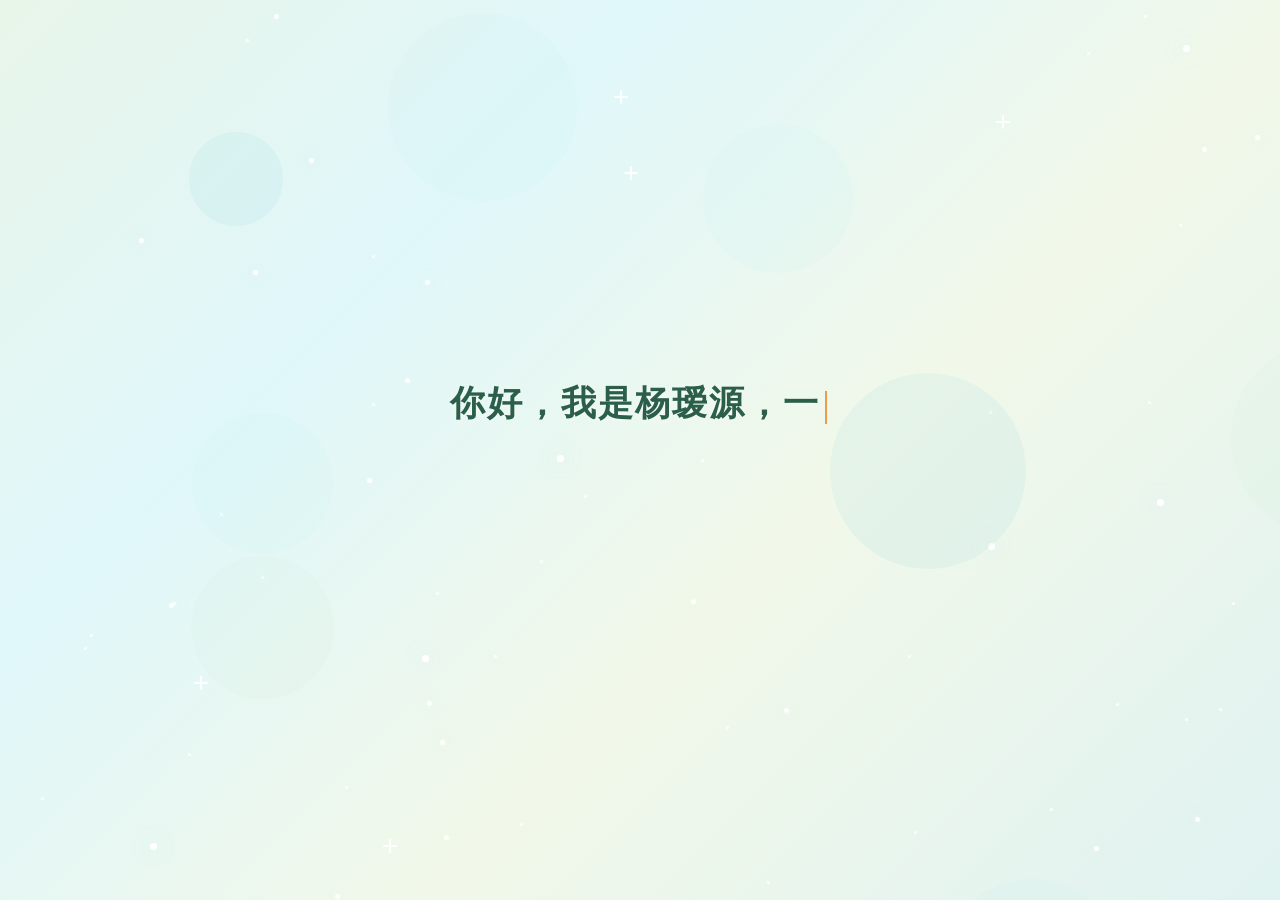
<file: index.html>
<!DOCTYPE html>
<html lang="zh-CN">
<head>
  <meta charset="UTF-8">
  <meta name="viewport" content="width=device-width, initial-scale=1.0">
  <title>YAY - Explorer of the World</title>
  <link rel="stylesheet" href="css/landing.css">
</head>
<body>
  <div class="stars-container" id="stars"></div>
  <div class="landing-container">
    <div class="typewriter-area">
      <p id="typewriter-text" class="typewriter-text"></p>
      <span id="cursor" class="cursor">|</span>
    </div>
    <a href="main.html" id="enter-btn" class="enter-btn">
      <span>探索更多</span>
      <svg width="20" height="20" viewBox="0 0 24 24" fill="none" stroke="currentColor" stroke-width="2" stroke-linecap="round" stroke-linejoin="round"><path d="M5 12h14M12 5l7 7-7 7"/></svg>
    </a>
  </div>
  <script src="js/typewriter.js"></script>
</body>
</html>
</file>
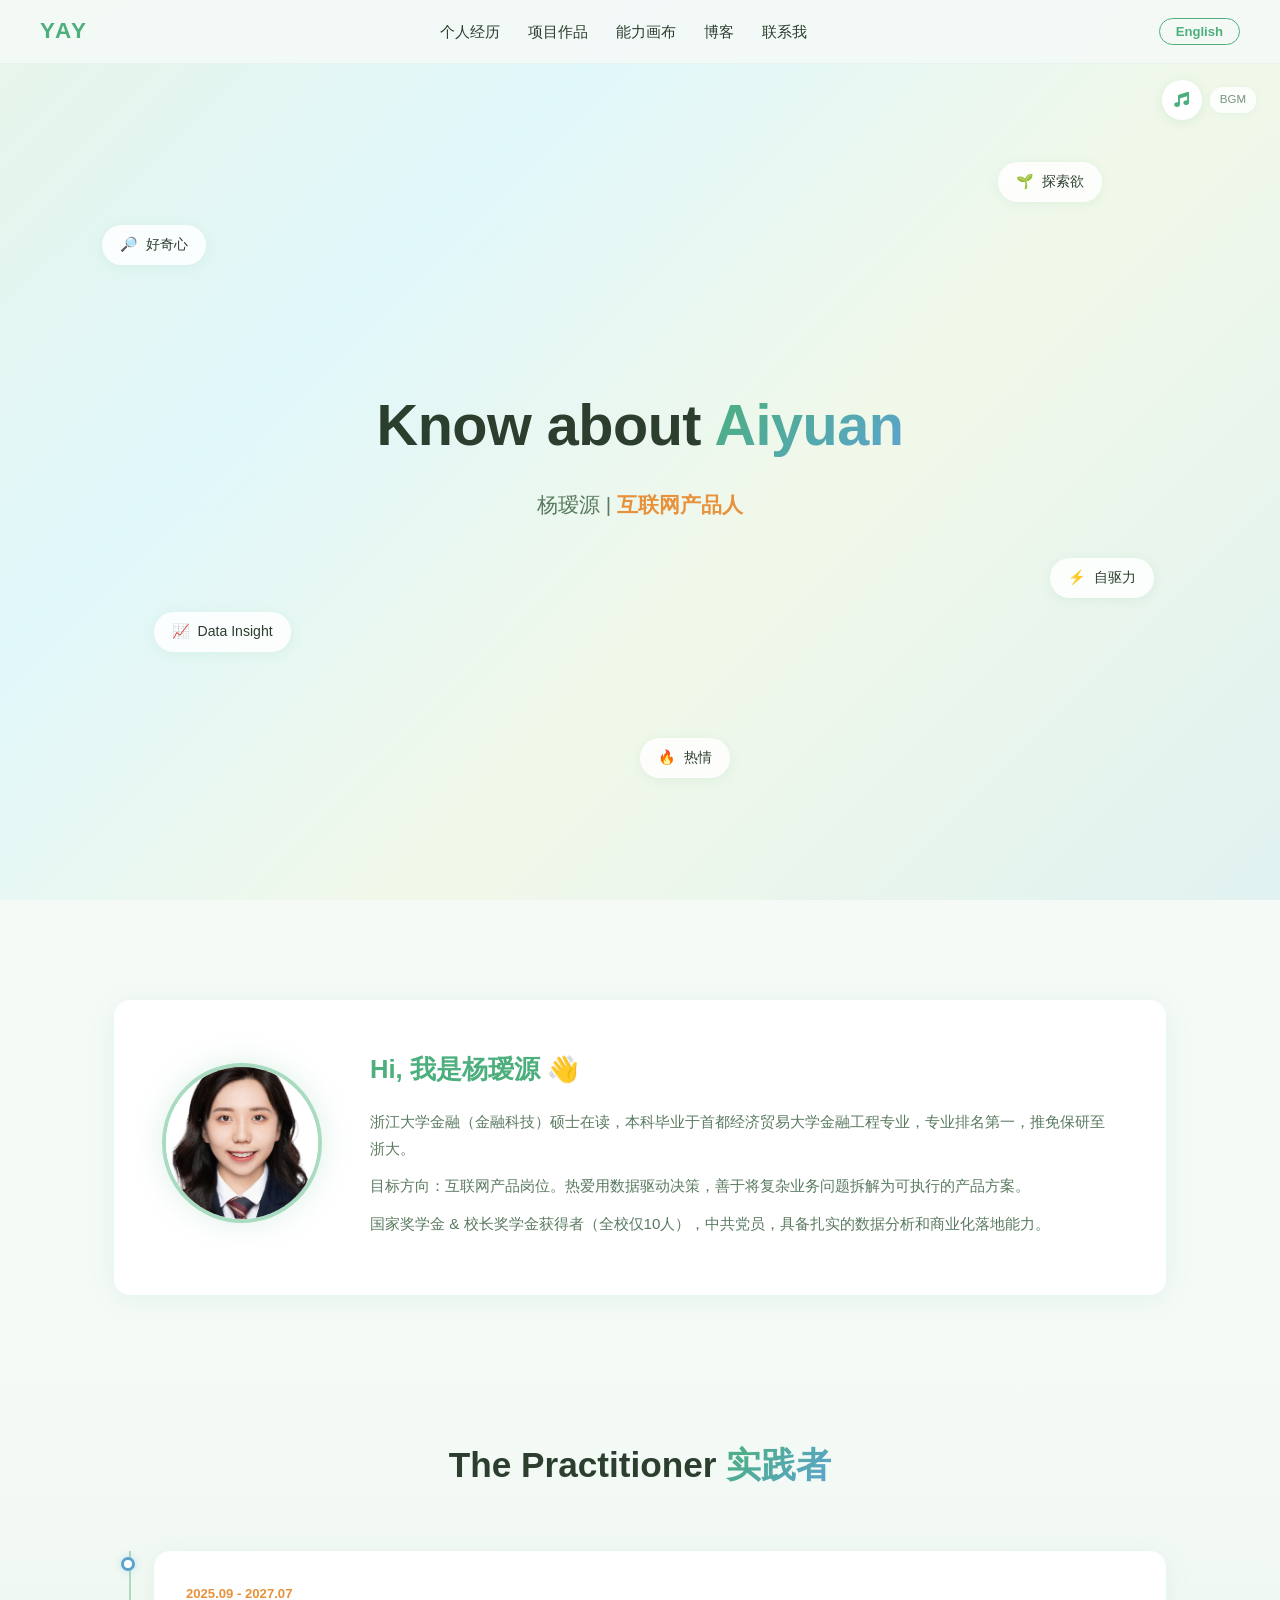
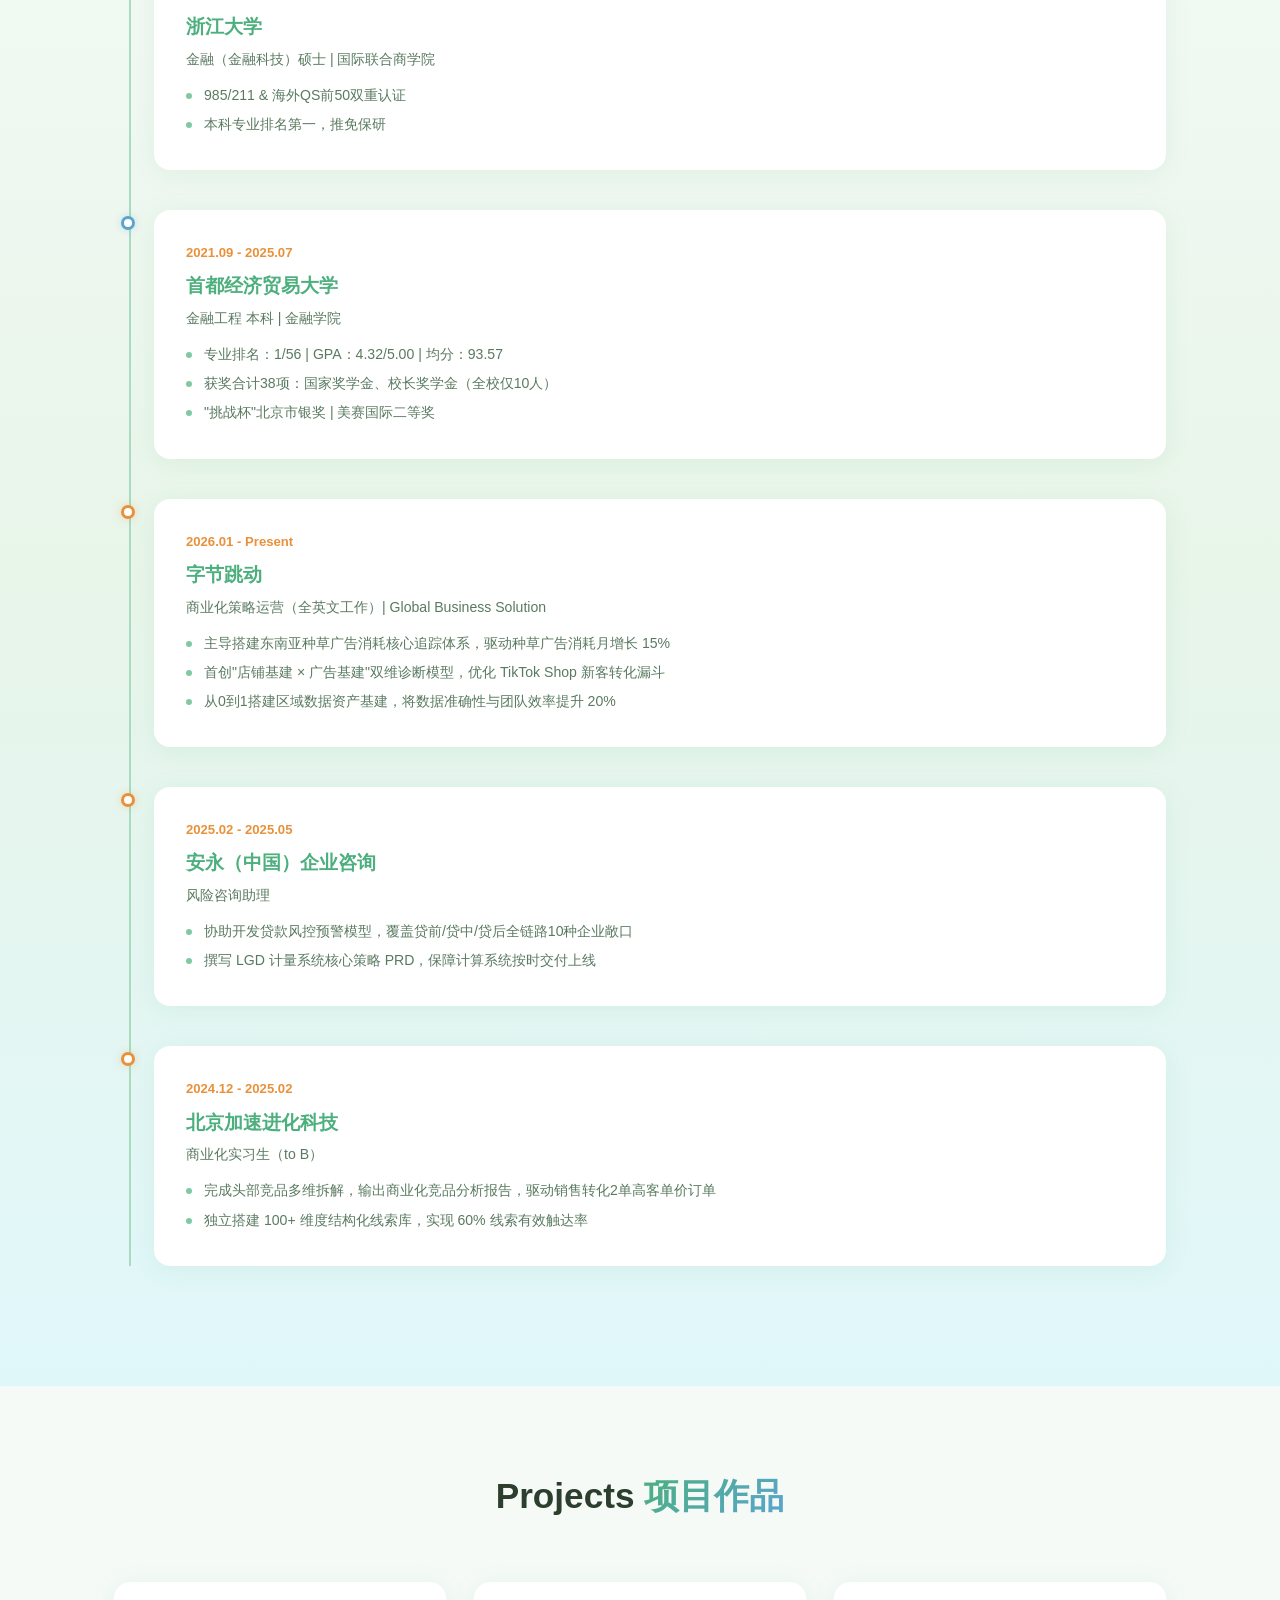
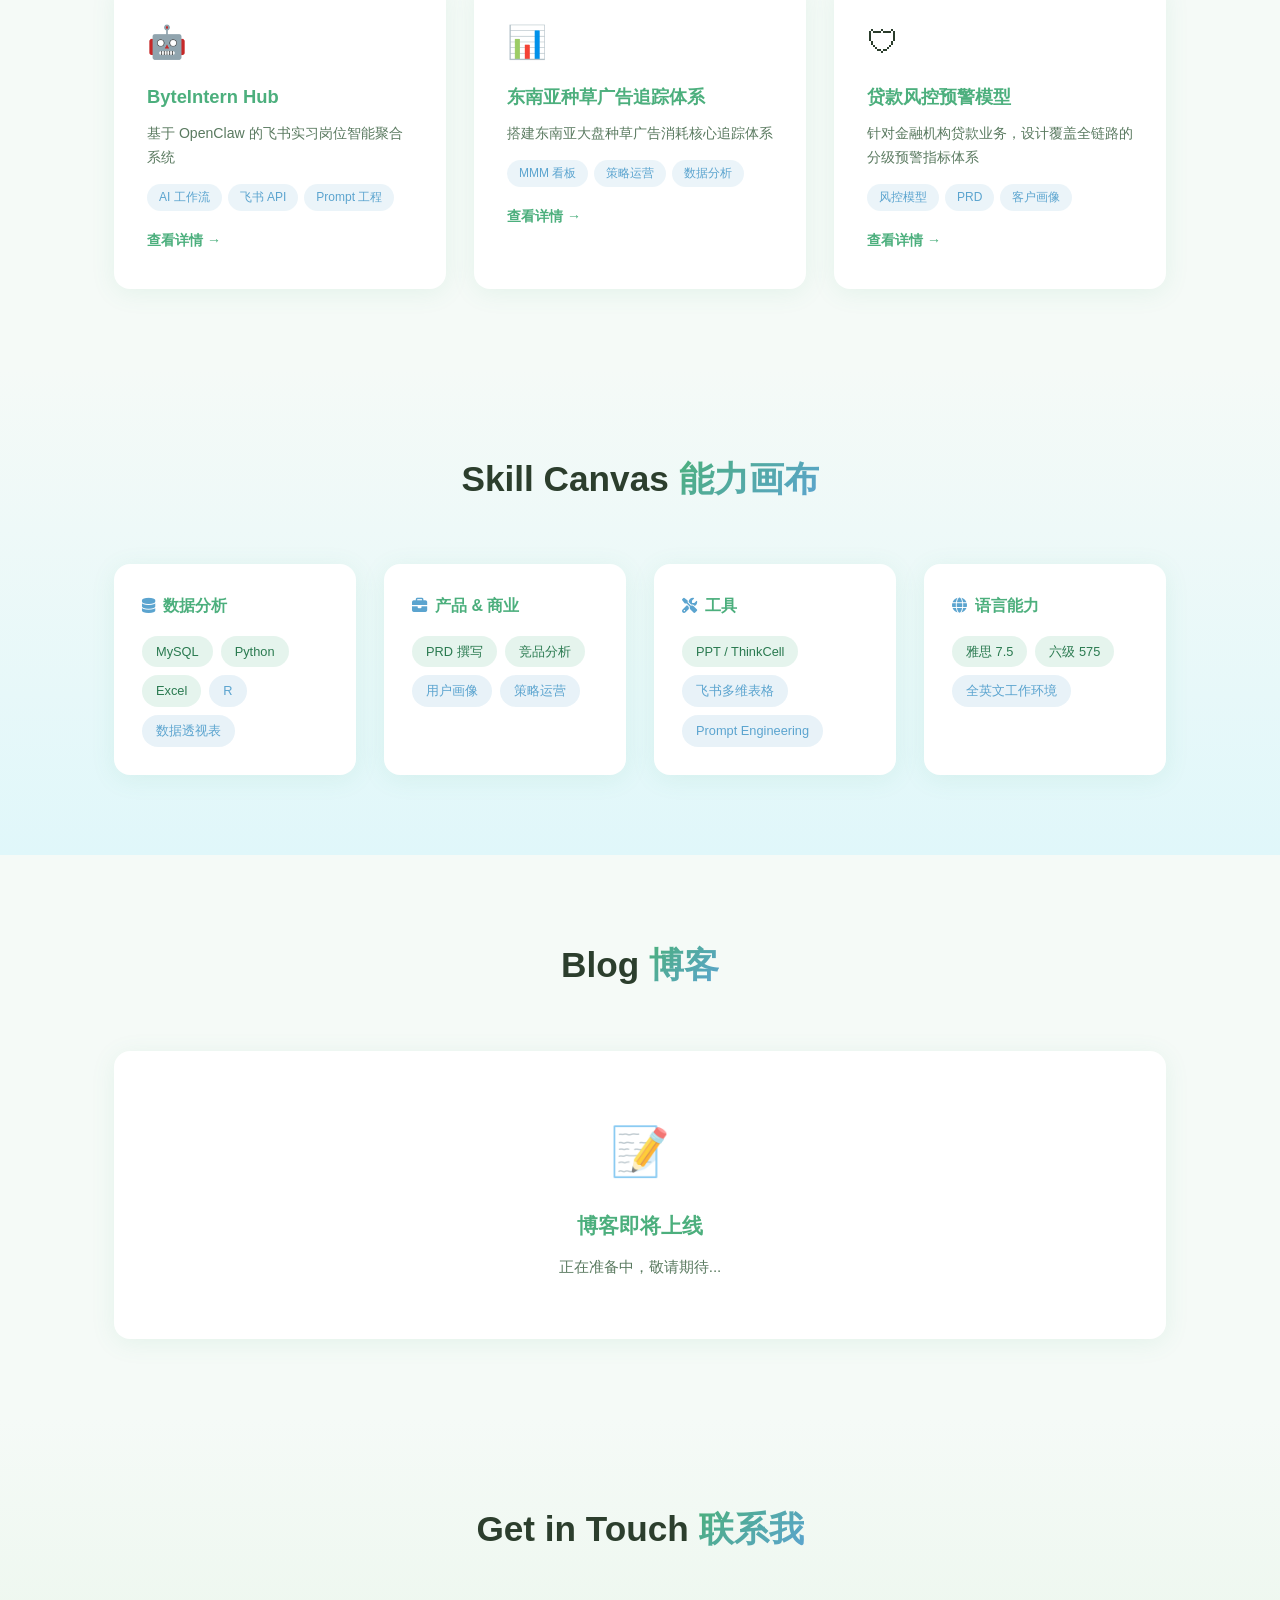
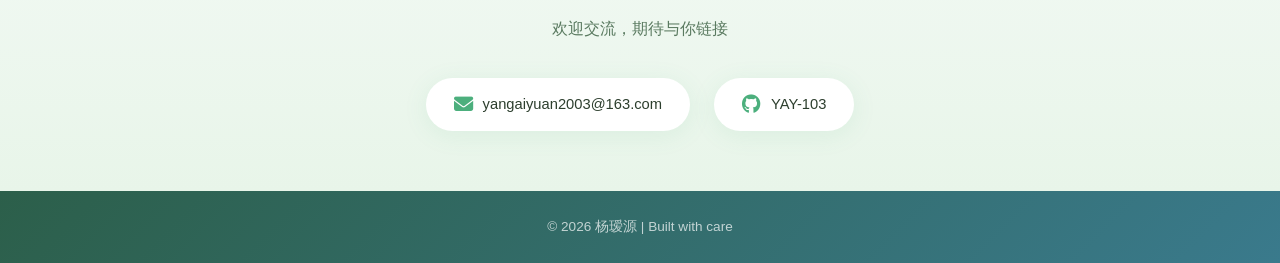
<file: main.html>
<!DOCTYPE html>
<html lang="zh-CN">
<head>
  <meta charset="UTF-8">
  <meta name="viewport" content="width=device-width, initial-scale=1.0">
  <title>杨瑷源 | Personal Portfolio</title>
  <link href="https://fonts.googleapis.cnpmjs.org/css2?family=Noto+Serif+SC:wght@400;600&family=Poppins:wght@300;400;600;700&display=swap" rel="stylesheet">
  <link rel="stylesheet" href="https://cdnjs.cloudflare.com/ajax/libs/font-awesome/6.5.0/css/all.min.css">
  <link rel="stylesheet" href="css/style.css">
</head>
<body>
  <!-- Stars background for hero -->
  <div class="stars-bg" id="stars-bg"></div>

  <!-- ===== Music Player ===== -->
  <div class="music-player" id="music-player">
    <button class="music-btn" id="music-btn" aria-label="Toggle music">
      <i class="fas fa-music"></i>
    </button>
    <span class="music-title" id="music-title">BGM</span>
  </div>
  <audio id="bgm" loop preload="none">
    <source src="music/bgm.mp3" type="audio/mpeg">
  </audio>

  <!-- ===== Navigation ===== -->
  <nav class="navbar" id="navbar">
    <div class="nav-logo">YAY</div>
    <button class="nav-toggle" id="nav-toggle" aria-label="Toggle menu">
      <span></span><span></span><span></span>
    </button>
    <ul class="nav-links" id="nav-links">
      <li><a href="#experience" class="nav-link" data-zh="个人经历" data-en="Experience">个人经历</a></li>
      <li><a href="#projects" class="nav-link" data-zh="项目作品" data-en="Projects">项目作品</a></li>
      <li><a href="#skills" class="nav-link" data-zh="能力画布" data-en="Skills">能力画布</a></li>
      <li><a href="#blog" class="nav-link" data-zh="博客" data-en="Blog">博客</a></li>
      <li><a href="#contact" class="nav-link" data-zh="联系我" data-en="Contact">联系我</a></li>
    </ul>
    <button class="lang-btn" id="lang-btn">English</button>
  </nav>

  <!-- ===== Hero Section ===== -->
  <section class="hero" id="hero">
    <div class="hero-bg-elements">
      <div class="hero-float-tag" style="--x:8%;--y:25%;--dur:7s;--del:0s">
        <span class="tag-icon">&#128270;</span> <span data-zh="好奇心" data-en="Curiosity">好奇心</span>
      </div>
      <div class="hero-float-tag" style="--x:78%;--y:18%;--dur:9s;--del:1s">
        <span class="tag-icon">&#127793;</span> <span data-zh="探索欲" data-en="Explorer">探索欲</span>
      </div>
      <div class="hero-float-tag" style="--x:12%;--y:68%;--dur:8s;--del:2s">
        <span class="tag-icon">&#128200;</span> Data Insight
      </div>
      <div class="hero-float-tag" style="--x:82%;--y:62%;--dur:10s;--del:0.5s">
        <span class="tag-icon">&#9889;</span> <span data-zh="自驱力" data-en="Self-driven">自驱力</span>
      </div>
      <div class="hero-float-tag" style="--x:50%;--y:82%;--dur:8.5s;--del:1.5s">
        <span class="tag-icon">&#128293;</span> <span data-zh="热情" data-en="Passion">热情</span>
      </div>
    </div>
    <div class="hero-content fade-in-up">
      <h1 class="hero-title">Know about <span class="gradient-text">Aiyuan</span></h1>
      <p class="hero-subtitle"><span data-zh="杨瑷源" data-en="Aiyuan Yang">杨瑷源</span> | <span class="highlight" data-zh="互联网产品人" data-en="Internet Product Manager">互联网产品人</span></p>
    </div>
  </section>

  <!-- ===== About Section ===== -->
  <section class="about" id="about">
    <div class="container">
      <div class="about-card reveal">
        <div class="about-avatar">
          <img src="images/avastar.jpg" alt="杨瑷源" />
        </div>
        <div class="about-info">
          <h2 data-zh="Hi, 我是杨瑷源 &#128075;" data-en="Hi, I'm Aiyuan Yang &#128075;">Hi, 我是杨瑷源 &#128075;</h2>
          <p data-zh="浙江大学金融（金融科技）硕士在读，本科毕业于首都经济贸易大学金融工程专业，专业排名第一，推免保研至浙大。" data-en="Master's student in Finance (FinTech) at Zhejiang University. Graduated top of class from Capital University of Economics and Business, admitted to ZJU via recommendation.">浙江大学金融（金融科技）硕士在读，本科毕业于首都经济贸易大学金融工程专业，专业排名第一，推免保研至浙大。</p>
          <p data-zh="目标方向：互联网产品岗位。热爱用数据驱动决策，善于将复杂业务问题拆解为可执行的产品方案。" data-en="Career goal: Internet Product roles. Passionate about data-driven decisions and breaking down complex problems into actionable solutions.">目标方向：互联网产品岗位。热爱用数据驱动决策，善于将复杂业务问题拆解为可执行的产品方案。</p>
          <p data-zh="国家奖学金 &amp; 校长奖学金获得者（全校仅10人），中共党员，具备扎实的数据分析和商业化落地能力。" data-en="National Scholarship & President's Scholarship recipient (top 10 university-wide). Strong data analysis and commercialization capabilities.">国家奖学金 &amp; 校长奖学金获得者（全校仅10人），中共党员，具备扎实的数据分析和商业化落地能力。</p>
        </div>
      </div>
    </div>
  </section>

  <!-- ===== Experience Section ===== -->
  <section class="experience" id="experience">
    <div class="container">
      <h2 class="section-title reveal">The Practitioner <span class="gradient-text" data-zh="实践者" data-en="Practitioner">实践者</span></h2>
      <div class="timeline">
        <div class="timeline-item reveal-left">
          <div class="timeline-dot education"></div>
          <div class="timeline-content">
            <span class="timeline-date">2025.09 - 2027.07</span>
            <h3 data-zh="浙江大学" data-en="Zhejiang University">浙江大学</h3>
            <p class="timeline-role" data-zh="金融（金融科技）硕士 | 国际联合商学院" data-en="M.Fin (FinTech) | International Joint Business School">金融（金融科技）硕士 | 国际联合商学院</p>
            <ul>
              <li data-zh="985/211 & 海外QS前50双重认证" data-en="985/211 & QS Top 50 dual certified">985/211 & 海外QS前50双重认证</li>
              <li data-zh="本科专业排名第一，推免保研" data-en="Ranked 1st in major, recommended admission">本科专业排名第一，推免保研</li>
            </ul>
          </div>
        </div>
        <div class="timeline-item reveal-right">
          <div class="timeline-dot education"></div>
          <div class="timeline-content">
            <span class="timeline-date">2021.09 - 2025.07</span>
            <h3 data-zh="首都经济贸易大学" data-en="Capital University of Economics and Business">首都经济贸易大学</h3>
            <p class="timeline-role" data-zh="金融工程 本科 | 金融学院" data-en="B.S. Financial Engineering | School of Finance">金融工程 本科 | 金融学院</p>
            <ul>
              <li data-zh="专业排名：1/56 | GPA：4.32/5.00 | 均分：93.57" data-en="Rank: 1/56 | GPA: 4.32/5.00 | Avg: 93.57">专业排名：1/56 | GPA：4.32/5.00 | 均分：93.57</li>
              <li data-zh="获奖合计38项：国家奖学金、校长奖学金（全校仅10人）" data-en="38 awards: National Scholarship, President's Scholarship (top 10)">获奖合计38项：国家奖学金、校长奖学金（全校仅10人）</li>
              <li data-zh="&quot;挑战杯&quot;北京市银奖 | 美赛国际二等奖" data-en="Challenge Cup Beijing Silver | MCM Honorable Mention">"挑战杯"北京市银奖 | 美赛国际二等奖</li>
            </ul>
          </div>
        </div>
        <div class="timeline-item reveal-left">
          <div class="timeline-dot work"></div>
          <div class="timeline-content">
            <span class="timeline-date">2026.01 - Present</span>
            <h3 data-zh="字节跳动" data-en="ByteDance">字节跳动</h3>
            <p class="timeline-role" data-zh="商业化策略运营（全英文工作）| Global Business Solution" data-en="Commercialization Strategy Ops (Full English) | Global Business Solution">商业化策略运营（全英文工作）| Global Business Solution</p>
            <ul>
              <li data-zh="主导搭建东南亚种草广告消耗核心追踪体系，驱动种草广告消耗月增长 15%" data-en="Led SEA seeding ad tracking system, driving 15% monthly growth">主导搭建东南亚种草广告消耗核心追踪体系，驱动种草广告消耗月增长 15%</li>
              <li data-zh="首创&quot;店铺基建 &times; 广告基建&quot;双维诊断模型，优化 TikTok Shop 新客转化漏斗" data-en="Created dual-dimension diagnostic model, optimizing TikTok Shop conversion">首创"店铺基建 &times; 广告基建"双维诊断模型，优化 TikTok Shop 新客转化漏斗</li>
              <li data-zh="从0到1搭建区域数据资产基建，将数据准确性与团队效率提升 20%" data-en="Built regional data infrastructure from scratch, +20% efficiency">从0到1搭建区域数据资产基建，将数据准确性与团队效率提升 20%</li>
            </ul>
          </div>
        </div>
        <div class="timeline-item reveal-right">
          <div class="timeline-dot work"></div>
          <div class="timeline-content">
            <span class="timeline-date">2025.02 - 2025.05</span>
            <h3 data-zh="安永（中国）企业咨询" data-en="EY China Advisory">安永（中国）企业咨询</h3>
            <p class="timeline-role" data-zh="风险咨询助理" data-en="Risk Advisory Assistant">风险咨询助理</p>
            <ul>
              <li data-zh="协助开发贷款风控预警模型，覆盖贷前/贷中/贷后全链路10种企业敞口" data-en="Developed loan risk warning model covering full lifecycle">协助开发贷款风控预警模型，覆盖贷前/贷中/贷后全链路10种企业敞口</li>
              <li data-zh="撰写 LGD 计量系统核心策略 PRD，保障计算系统按时交付上线" data-en="Authored LGD system PRD, ensuring on-time delivery">撰写 LGD 计量系统核心策略 PRD，保障计算系统按时交付上线</li>
            </ul>
          </div>
        </div>
        <div class="timeline-item reveal-left">
          <div class="timeline-dot work"></div>
          <div class="timeline-content">
            <span class="timeline-date">2024.12 - 2025.02</span>
            <h3 data-zh="北京加速进化科技" data-en="Beijing Accelerated Evolution Tech">北京加速进化科技</h3>
            <p class="timeline-role" data-zh="商业化实习生（to B）" data-en="Commercialization Intern (B2B)">商业化实习生（to B）</p>
            <ul>
              <li data-zh="完成头部竞品多维拆解，输出商业化竞品分析报告，驱动销售转化2单高客单价订单" data-en="Competitive analysis driving 2 high-value conversions">完成头部竞品多维拆解，输出商业化竞品分析报告，驱动销售转化2单高客单价订单</li>
              <li data-zh="独立搭建 100+ 维度结构化线索库，实现 60% 线索有效触达率" data-en="Built 100+ dimension lead database, 60% effective reach">独立搭建 100+ 维度结构化线索库，实现 60% 线索有效触达率</li>
            </ul>
          </div>
        </div>
      </div>
    </div>
  </section>

  <!-- ===== Projects Section ===== -->
  <section class="projects" id="projects">
    <div class="container">
      <h2 class="section-title reveal">Projects <span class="gradient-text" data-zh="项目作品" data-en="Projects">项目作品</span></h2>
      <div class="project-grid">
        <div class="project-card reveal" data-project="byteintern">
          <div class="project-icon">&#129302;</div>
          <h3>ByteIntern Hub</h3>
          <p data-zh="基于 OpenClaw 的飞书实习岗位智能聚合系统" data-en="AI-powered internship aggregation system on Feishu">基于 OpenClaw 的飞书实习岗位智能聚合系统</p>
          <div class="project-tags">
            <span class="tag">AI 工作流</span>
            <span class="tag">飞书 API</span>
            <span class="tag">Prompt 工程</span>
          </div>
          <button class="project-detail-btn" data-zh="查看详情" data-en="View Details">查看详情 →</button>
        </div>
        <div class="project-card reveal" data-project="seeding">
          <div class="project-icon">&#128202;</div>
          <h3 data-zh="东南亚种草广告追踪体系" data-en="SEA Seeding Ad Tracking System">东南亚种草广告追踪体系</h3>
          <p data-zh="搭建东南亚大盘种草广告消耗核心追踪体系" data-en="Core tracking system for SEA seeding ad performance">搭建东南亚大盘种草广告消耗核心追踪体系</p>
          <div class="project-tags">
            <span class="tag">MMM 看板</span>
            <span class="tag" data-zh="策略运营" data-en="Strategy Ops">策略运营</span>
            <span class="tag" data-zh="数据分析" data-en="Data Analysis">数据分析</span>
          </div>
          <button class="project-detail-btn" data-zh="查看详情" data-en="View Details">查看详情 →</button>
        </div>
        <div class="project-card reveal" data-project="riskmodel">
          <div class="project-icon">&#128737;</div>
          <h3 data-zh="贷款风控预警模型" data-en="Loan Risk Warning Model">贷款风控预警模型</h3>
          <p data-zh="针对金融机构贷款业务，设计覆盖全链路的分级预警指标体系" data-en="Full-lifecycle tiered risk warning system for financial institutions">针对金融机构贷款业务，设计覆盖全链路的分级预警指标体系</p>
          <div class="project-tags">
            <span class="tag" data-zh="风控模型" data-en="Risk Model">风控模型</span>
            <span class="tag">PRD</span>
            <span class="tag" data-zh="客户画像" data-en="Customer Profile">客户画像</span>
          </div>
          <button class="project-detail-btn" data-zh="查看详情" data-en="View Details">查看详情 →</button>
        </div>
      </div>
    </div>
  </section>

  <!-- ===== Project Detail Modal ===== -->
  <div class="modal-overlay" id="modal-overlay">
    <div class="modal-content">
      <button class="modal-close" id="modal-close">&times;</button>
      <div class="modal-icon" id="modal-icon"></div>
      <h2 id="modal-title"></h2>
      <div id="modal-body"></div>
    </div>
  </div>

  <!-- ===== Skills Section ===== -->
  <section class="skills" id="skills">
    <div class="container">
      <h2 class="section-title reveal">Skill Canvas <span class="gradient-text" data-zh="能力画布" data-en="Skill Canvas">能力画布</span></h2>
      <div class="skills-grid reveal">
        <div class="skill-category">
          <h3><i class="fas fa-database"></i> <span data-zh="数据分析" data-en="Data Analysis">数据分析</span></h3>
          <div class="skill-tags">
            <span class="skill-tag level-3">MySQL</span>
            <span class="skill-tag level-3">Python</span>
            <span class="skill-tag level-3">Excel</span>
            <span class="skill-tag level-2">R</span>
            <span class="skill-tag level-2" data-zh="数据透视表" data-en="Pivot Table">数据透视表</span>
          </div>
        </div>
        <div class="skill-category">
          <h3><i class="fas fa-briefcase"></i> <span data-zh="产品 & 商业" data-en="Product & Biz">产品 & 商业</span></h3>
          <div class="skill-tags">
            <span class="skill-tag level-3" data-zh="PRD 撰写" data-en="PRD Writing">PRD 撰写</span>
            <span class="skill-tag level-3" data-zh="竞品分析" data-en="Competitive Analysis">竞品分析</span>
            <span class="skill-tag level-2" data-zh="用户画像" data-en="User Profiling">用户画像</span>
            <span class="skill-tag level-2" data-zh="策略运营" data-en="Strategy Ops">策略运营</span>
          </div>
        </div>
        <div class="skill-category">
          <h3><i class="fas fa-tools"></i> <span data-zh="工具" data-en="Tools">工具</span></h3>
          <div class="skill-tags">
            <span class="skill-tag level-3">PPT / ThinkCell</span>
            <span class="skill-tag level-2" data-zh="飞书多维表格" data-en="Feishu Bitable">飞书多维表格</span>
            <span class="skill-tag level-2">Prompt Engineering</span>
          </div>
        </div>
        <div class="skill-category">
          <h3><i class="fas fa-globe"></i> <span data-zh="语言能力" data-en="Languages">语言能力</span></h3>
          <div class="skill-tags">
            <span class="skill-tag level-3" data-zh="雅思 7.5" data-en="IELTS 7.5">雅思 7.5</span>
            <span class="skill-tag level-3" data-zh="六级 575" data-en="CET-6: 575">六级 575</span>
            <span class="skill-tag level-2" data-zh="全英文工作环境" data-en="Full English Env">全英文工作环境</span>
          </div>
        </div>
      </div>
    </div>
  </section>

  <!-- ===== Blog Section (Coming Soon) ===== -->
  <section class="blog" id="blog">
    <div class="container">
      <h2 class="section-title reveal">Blog <span class="gradient-text" data-zh="博客" data-en="Blog">博客</span></h2>
      <div class="blog-coming-soon reveal">
        <div class="blog-icon">&#128221;</div>
        <h3 data-zh="博客即将上线" data-en="Blog Coming Soon">博客即将上线</h3>
        <p data-zh="正在准备中，敬请期待..." data-en="Under construction, stay tuned...">正在准备中，敬请期待...</p>
      </div>
    </div>
  </section>

  <!-- ===== Contact Section ===== -->
  <section class="contact" id="contact">
    <div class="container">
      <h2 class="section-title reveal">Get in Touch <span class="gradient-text" data-zh="联系我" data-en="Contact">联系我</span></h2>
      <p class="contact-subtitle reveal" data-zh="欢迎交流，期待与你链接" data-en="Feel free to reach out!">欢迎交流，期待与你链接</p>
      <div class="contact-links reveal">
        <a href="mailto:yangaiyuan2003@163.com" class="contact-item" title="Email">
          <i class="fas fa-envelope"></i>
          <span>yangaiyuan2003@163.com</span>
        </a>
        <a href="https://github.com/YAY-103" target="_blank" class="contact-item" title="GitHub">
          <i class="fab fa-github"></i>
          <span>YAY-103</span>
        </a>
      </div>
    </div>
  </section>

  <!-- ===== Footer ===== -->
  <footer class="footer">
    <p>&copy; 2026 杨瑷源 | Built with care</p>
    <button class="back-to-top" id="back-to-top" aria-label="Back to top">
      <i class="fas fa-chevron-up"></i>
    </button>
  </footer>

  <script src="js/main.js"></script>
</body>
</html>
</file>
<file: css/landing.css>
/* ===== Landing Page - Light Green + Blue Gradient + Stars ===== */
* { margin: 0; padding: 0; box-sizing: border-box; }

body {
  min-height: 100vh;
  display: flex;
  align-items: center;
  justify-content: center;
  background: linear-gradient(135deg, #e8f5e9 0%, #e0f7fa 30%, #f1f8e9 60%, #e0f2f1 100%);
  font-family: -apple-system, 'PingFang SC', 'Microsoft YaHei', 'Helvetica Neue', sans-serif;
  overflow: hidden;
  position: relative;
}

/* ===== Stars ===== */
.stars-container {
  position: fixed;
  inset: 0;
  pointer-events: none;
  z-index: 0;
  overflow: hidden;
}

.star {
  position: absolute;
  border-radius: 50%;
  animation-name: twinkle;
  animation-timing-function: ease-in-out;
  animation-iteration-count: infinite;
  animation-direction: alternate;
}

.star.small {
  width: 3px; height: 3px;
  background: rgba(255,255,255,0.8);
  box-shadow: 0 0 4px rgba(255,255,255,0.6);
}

.star.medium {
  width: 5px; height: 5px;
  background: rgba(255,255,255,0.9);
  box-shadow: 0 0 8px rgba(255,255,255,0.5), 0 0 16px rgba(168,219,192,0.3);
}

.star.large {
  width: 7px; height: 7px;
  background: rgba(255,255,255,1);
  box-shadow: 0 0 12px rgba(255,255,255,0.6), 0 0 24px rgba(126,200,227,0.3);
}

/* 四角星 */
.star.sparkle {
  width: 0; height: 0;
  background: none;
  border-radius: 0;
}

.star.sparkle::before, .star.sparkle::after {
  content: '';
  position: absolute;
  background: rgba(255,255,255,0.9);
}

.star.sparkle::before {
  width: 2px; height: 14px;
  left: 50%; top: 50%;
  transform: translate(-50%, -50%);
  border-radius: 1px;
}

.star.sparkle::after {
  width: 14px; height: 2px;
  left: 50%; top: 50%;
  transform: translate(-50%, -50%);
  border-radius: 1px;
}

@keyframes twinkle {
  0% { opacity: 0.2; transform: scale(0.8); }
  50% { opacity: 1; transform: scale(1.2); }
  100% { opacity: 0.4; transform: scale(0.9); }
}

/* Floating circles (soft bokeh) */
.bokeh {
  position: absolute;
  border-radius: 50%;
  animation-name: floatBokeh;
  animation-timing-function: ease-in-out;
  animation-iteration-count: infinite;
  animation-direction: alternate;
  pointer-events: none;
}

@keyframes floatBokeh {
  0% { transform: translate(0, 0) scale(1); opacity: 0.15; }
  100% { transform: translate(var(--dx), var(--dy)) scale(1.1); opacity: 0.25; }
}

/* ===== Landing Container ===== */
.landing-container {
  text-align: center;
  z-index: 1;
  padding: 2rem;
  max-width: 700px;
}

.typewriter-area {
  display: flex;
  align-items: center;
  justify-content: center;
  flex-wrap: wrap;
  min-height: 80px;
  margin-bottom: 2.5rem;
}

.typewriter-text {
  font-family: 'PingFang SC', 'Microsoft YaHei', 'Hiragino Sans GB', serif;
  font-size: 2.2rem;
  color: #2c5f4a;
  font-weight: 600;
  letter-spacing: 2px;
  line-height: 1.6;
  text-shadow: 0 1px 6px rgba(255,255,255,0.5);
}

.cursor {
  font-family: 'Noto Serif SC', 'PingFang SC', 'Microsoft YaHei', serif;
  font-size: 2.2rem;
  color: #E8913A;
  animation: blink 0.8s step-end infinite;
  margin-left: 2px;
}

@keyframes blink { 50% { opacity: 0; } }

/* ===== Enter Button ===== */
.enter-btn {
  display: inline-flex;
  align-items: center;
  gap: 8px;
  padding: 14px 36px;
  background: linear-gradient(135deg, #4CAF7D, #5BA4CF);
  color: #fff;
  font-size: 1.05rem;
  font-weight: 600;
  text-decoration: none;
  border-radius: 50px;
  opacity: 0;
  transform: translateY(20px);
  transition: all 0.6s cubic-bezier(0.16, 1, 0.3, 1);
  box-shadow: 0 4px 20px rgba(76,175,125,0.25);
  pointer-events: none;
}

.enter-btn.visible {
  opacity: 1;
  transform: translateY(0);
  pointer-events: auto;
}

.enter-btn:hover {
  transform: translateY(-2px) scale(1.04);
  box-shadow: 0 6px 28px rgba(76,175,125,0.4);
}

.enter-btn svg { transition: transform 0.3s ease; }
.enter-btn:hover svg { transform: translateX(4px); }

/* Page transition */
body.fade-out { animation: fadeOut 0.6s ease forwards; }
@keyframes fadeOut { to { opacity: 0; } }

/* Responsive */
@media (max-width: 768px) {
  .typewriter-text, .cursor { font-size: 1.6rem; }
  .enter-btn { padding: 12px 28px; font-size: 0.95rem; }
}
</file>
<file: css/style.css>
/* ===== Base & Variables ===== */
:root {
  --green-main: #4CAF7D;
  --green-light: #81C9A3;
  --green-pale: #a8dbc0;
  --green-bg: #e8f5e9;
  --water: #5BA4CF;
  --water-light: #7EC8E3;
  --water-bg: #e0f7fa;
  --fire: #E8913A;
  --fire-light: #F2B35C;
  --bg: #f5faf7;
  --text-dark: #2c3e2d;
  --text-light: #5a7a60;
  --white: #ffffff;
  --shadow: 0 4px 24px rgba(76,175,125,0.10);
  --radius: 16px;
}

* { margin: 0; padding: 0; box-sizing: border-box; }

html {
  scroll-behavior: smooth;
  scroll-padding-top: 80px;
}

body {
  font-family: -apple-system, 'PingFang SC', 'Microsoft YaHei', 'Helvetica Neue', sans-serif;
  color: var(--text-dark);
  background: var(--bg);
  line-height: 1.7;
  overflow-x: hidden;
}

.container {
  max-width: 1100px;
  margin: 0 auto;
  padding: 0 24px;
}

/* ===== Stars Background (Hero) ===== */
.stars-bg {
  position: absolute;
  inset: 0;
  overflow: hidden;
  pointer-events: none;
  z-index: 0;
}

.stars-bg .star {
  position: absolute;
  border-radius: 50%;
  animation: starTwinkle ease-in-out infinite alternate;
}

.stars-bg .star.small {
  width: 3px; height: 3px;
  background: rgba(255,255,255,0.75);
  box-shadow: 0 0 4px rgba(255,255,255,0.5);
}

.stars-bg .star.medium {
  width: 5px; height: 5px;
  background: rgba(255,255,255,0.85);
  box-shadow: 0 0 8px rgba(255,255,255,0.5), 0 0 16px rgba(168,219,192,0.25);
}

.stars-bg .star.large {
  width: 7px; height: 7px;
  background: rgba(255,255,255,1);
  box-shadow: 0 0 12px rgba(255,255,255,0.6), 0 0 24px rgba(126,200,227,0.25);
}

.stars-bg .star.sparkle {
  width: 0; height: 0;
  background: none;
  border-radius: 0;
}

.stars-bg .star.sparkle::before,
.stars-bg .star.sparkle::after {
  content: '';
  position: absolute;
  background: rgba(255,255,255,0.85);
}

.stars-bg .star.sparkle::before {
  width: 2px; height: 12px;
  left: 50%; top: 50%;
  transform: translate(-50%, -50%);
  border-radius: 1px;
}

.stars-bg .star.sparkle::after {
  width: 12px; height: 2px;
  left: 50%; top: 50%;
  transform: translate(-50%, -50%);
  border-radius: 1px;
}

@keyframes starTwinkle {
  0% { opacity: 0.2; transform: scale(0.8); }
  50% { opacity: 1; transform: scale(1.2); }
  100% { opacity: 0.4; transform: scale(0.9); }
}

.stars-bg .bokeh-circle {
  position: absolute;
  border-radius: 50%;
  background: rgba(168,219,192,0.08);
  animation: bokehFloat ease-in-out infinite alternate;
  pointer-events: none;
}

@keyframes bokehFloat {
  0% { transform: translate(0, 0) scale(1); opacity: 0.1; }
  100% { transform: translate(15px, -20px) scale(1.15); opacity: 0.2; }
}

/* ===== Navbar ===== */
.navbar {
  position: fixed;
  top: 0; left: 0; right: 0;
  z-index: 100;
  display: flex;
  align-items: center;
  justify-content: space-between;
  padding: 0 40px;
  height: 64px;
  background: rgba(245,250,247,0.85);
  backdrop-filter: blur(12px);
  -webkit-backdrop-filter: blur(12px);
  border-bottom: 1px solid rgba(76,175,125,0.08);
  transition: box-shadow 0.3s;
}

.navbar.scrolled {
  box-shadow: 0 2px 20px rgba(76,175,125,0.1);
}

.nav-logo {
  font-family: -apple-system, 'PingFang SC', 'Helvetica Neue', sans-serif;
  font-weight: 700;
  font-size: 1.4rem;
  color: var(--green-main);
  letter-spacing: 2px;
}

.nav-links {
  display: flex;
  list-style: none;
  gap: 28px;
}

.nav-link {
  text-decoration: none;
  color: var(--text-dark);
  font-size: 0.92rem;
  font-weight: 500;
  padding: 4px 0;
  position: relative;
  transition: color 0.3s;
}

.nav-link::after {
  content: '';
  position: absolute;
  bottom: -2px; left: 0;
  width: 0; height: 2px;
  background: var(--fire);
  transition: width 0.3s ease;
}

.nav-link:hover, .nav-link.active {
  color: var(--fire);
}

.nav-link:hover::after, .nav-link.active::after {
  width: 100%;
}

/* Language Toggle Button */
.lang-btn {
  padding: 5px 16px;
  border: 1.5px solid var(--green-main);
  border-radius: 50px;
  background: transparent;
  color: var(--green-main);
  font-size: 0.82rem;
  font-weight: 600;
  cursor: pointer;
  transition: all 0.3s ease;
  white-space: nowrap;
}

.lang-btn:hover {
  background: var(--green-main);
  color: var(--white);
}

/* Hamburger */
.nav-toggle {
  display: none;
  flex-direction: column;
  gap: 5px;
  background: none;
  border: none;
  cursor: pointer;
  padding: 4px;
}

.nav-toggle span {
  display: block;
  width: 24px;
  height: 2px;
  background: var(--text-dark);
  border-radius: 2px;
  transition: all 0.3s;
}

@media (max-width: 768px) {
  .nav-toggle { display: flex; }
  .lang-btn { order: -1; font-size: 0.75rem; padding: 4px 12px; }
  .nav-links {
    position: fixed;
    top: 64px;
    left: 0; right: 0;
    background: rgba(245,250,247,0.97);
    backdrop-filter: blur(12px);
    flex-direction: column;
    align-items: center;
    gap: 0;
    padding: 0;
    max-height: 0;
    overflow: hidden;
    transition: max-height 0.4s ease, padding 0.4s ease;
    border-bottom: 1px solid rgba(76,175,125,0.08);
  }
  .nav-links.open {
    max-height: 360px;
    padding: 16px 0;
  }
  .nav-links li { width: 100%; text-align: center; }
  .nav-link { display: block; padding: 12px 0; font-size: 1rem; }
  .navbar { padding: 0 20px; }
}

/* ===== Music Player ===== */
.music-player {
  position: fixed;
  top: 80px;
  right: 24px;
  z-index: 90;
  display: flex;
  align-items: center;
  gap: 8px;
}

.music-btn {
  width: 40px;
  height: 40px;
  border-radius: 50%;
  border: none;
  background: var(--white);
  color: var(--green-main);
  font-size: 0.95rem;
  cursor: pointer;
  box-shadow: 0 2px 12px rgba(76,175,125,0.15);
  transition: all 0.3s ease;
  display: flex;
  align-items: center;
  justify-content: center;
}

.music-btn:hover {
  transform: scale(1.08);
  box-shadow: 0 4px 18px rgba(76,175,125,0.25);
}

.music-btn.playing {
  background: var(--green-main);
  color: var(--white);
  animation: musicPulse 1.5s ease-in-out infinite;
}

@keyframes musicPulse {
  0%, 100% { box-shadow: 0 2px 12px rgba(76,175,125,0.2); }
  50% { box-shadow: 0 2px 20px rgba(76,175,125,0.45); }
}

.music-title {
  font-size: 0.72rem;
  color: var(--text-light);
  background: var(--white);
  padding: 3px 10px;
  border-radius: 12px;
  box-shadow: 0 1px 6px rgba(76,175,125,0.1);
  opacity: 0.8;
}

@media (max-width: 768px) {
  .music-player { top: 74px; right: 12px; }
  .music-title { display: none; }
  .music-btn { width: 36px; height: 36px; font-size: 0.85rem; }
}

/* ===== Hero ===== */
.hero {
  position: relative;
  min-height: 100vh;
  display: flex;
  align-items: center;
  justify-content: center;
  background: linear-gradient(135deg, #e8f5e9 0%, #e0f7fa 30%, #f1f8e9 60%, #e0f2f1 100%);
  overflow: hidden;
  text-align: center;
}

.hero-bg-elements {
  position: absolute;
  inset: 0;
  pointer-events: none;
}

.hero-float-tag {
  position: absolute;
  left: var(--x); top: var(--y);
  background: rgba(255,255,255,0.85);
  padding: 8px 18px;
  border-radius: 50px;
  font-size: 0.88rem;
  font-weight: 500;
  color: var(--text-dark);
  box-shadow: 0 2px 12px rgba(76,175,125,0.1);
  animation: floatTag var(--dur) ease-in-out var(--del) infinite alternate;
  white-space: nowrap;
  backdrop-filter: blur(6px);
}

.tag-icon {
  margin-right: 4px;
}

@keyframes floatTag {
  0% { transform: translate(0, 0); }
  100% { transform: translate(12px, -18px); }
}

.hero-content {
  z-index: 1;
}

.hero-title {
  font-family: -apple-system, 'PingFang SC', 'Helvetica Neue', sans-serif;
  font-size: 3.6rem;
  font-weight: 700;
  color: var(--text-dark);
  margin-bottom: 12px;
  letter-spacing: -0.5px;
}

.gradient-text {
  background: linear-gradient(135deg, var(--green-main), var(--water));
  -webkit-background-clip: text;
  -webkit-text-fill-color: transparent;
  background-clip: text;
}

.hero-subtitle {
  font-size: 1.3rem;
  color: var(--text-light);
  font-weight: 400;
}

.highlight {
  color: var(--fire);
  font-weight: 600;
}

@media (max-width: 768px) {
  .hero-title { font-size: 2.2rem; }
  .hero-subtitle { font-size: 1rem; }
  .hero-float-tag { font-size: 0.75rem; padding: 6px 12px; }
}

/* ===== About ===== */
.about {
  padding: 100px 0 60px;
}

.about-card {
  display: flex;
  align-items: center;
  gap: 48px;
  background: var(--white);
  border-radius: var(--radius);
  padding: 48px;
  box-shadow: var(--shadow);
}

.about-avatar {
  flex-shrink: 0;
}

.about-avatar img {
  width: 160px;
  height: 160px;
  border-radius: 50%;
  object-fit: cover;
  border: 4px solid var(--green-pale);
  box-shadow: 0 0 30px rgba(129,201,163,0.25);
}

.about-info h2 {
  font-size: 1.6rem;
  margin-bottom: 16px;
  color: var(--green-main);
}

.about-info p {
  font-size: 0.95rem;
  color: var(--text-light);
  margin-bottom: 10px;
  line-height: 1.8;
}

@media (max-width: 768px) {
  .about-card {
    flex-direction: column;
    text-align: center;
    padding: 32px 24px;
    gap: 24px;
  }
  .about-avatar img { width: 120px; height: 120px; }
}

/* ===== Section Title ===== */
.section-title {
  font-family: -apple-system, 'PingFang SC', 'Helvetica Neue', sans-serif;
  font-size: 2.2rem;
  font-weight: 700;
  text-align: center;
  margin-bottom: 56px;
  color: var(--text-dark);
}

/* ===== Experience / Timeline ===== */
.experience {
  padding: 80px 0;
  background: linear-gradient(180deg, var(--bg) 0%, #e8f5e9 50%, #e0f7fa 100%);
}

.timeline {
  position: relative;
  padding-left: 40px;
}

.timeline::before {
  content: '';
  position: absolute;
  left: 15px; top: 0; bottom: 0;
  width: 2px;
  background: var(--green-pale);
}

.timeline-item {
  position: relative;
  margin-bottom: 40px;
}

.timeline-dot {
  position: absolute;
  left: -33px; top: 6px;
  width: 14px; height: 14px;
  border-radius: 50%;
  border: 3px solid var(--green-main);
  background: var(--white);
  z-index: 1;
}

.timeline-dot.education {
  border-color: var(--water);
  box-shadow: 0 0 8px rgba(91,164,207,0.3);
}

.timeline-dot.work {
  border-color: var(--fire);
  box-shadow: 0 0 8px rgba(232,145,58,0.3);
}

.timeline-content {
  background: var(--white);
  padding: 28px 32px;
  border-radius: var(--radius);
  box-shadow: var(--shadow);
  transition: transform 0.3s ease, box-shadow 0.3s ease;
}

.timeline-content:hover {
  transform: translateY(-3px);
  box-shadow: 0 8px 32px rgba(76,175,125,0.14);
}

.timeline-date {
  display: inline-block;
  font-size: 0.82rem;
  font-weight: 600;
  color: var(--fire);
  margin-bottom: 6px;
}

.timeline-content h3 {
  font-size: 1.2rem;
  color: var(--green-main);
  margin-bottom: 4px;
}

.timeline-role {
  font-size: 0.88rem;
  color: var(--text-light);
  margin-bottom: 12px;
}

.timeline-content ul {
  list-style: none;
  padding: 0;
}

.timeline-content li {
  font-size: 0.88rem;
  color: var(--text-light);
  padding-left: 18px;
  position: relative;
  margin-bottom: 6px;
  line-height: 1.65;
}

.timeline-content li::before {
  content: '';
  position: absolute;
  left: 0; top: 9px;
  width: 6px; height: 6px;
  border-radius: 50%;
  background: var(--green-light);
}

@media (max-width: 768px) {
  .timeline { padding-left: 30px; }
  .timeline-dot { left: -23px; }
  .timeline-content { padding: 20px; }
}

/* ===== Projects ===== */
.projects {
  padding: 80px 0;
}

.project-grid {
  display: grid;
  grid-template-columns: repeat(auto-fit, minmax(300px, 1fr));
  gap: 28px;
}

.project-card {
  background: var(--white);
  border-radius: var(--radius);
  padding: 32px;
  box-shadow: var(--shadow);
  border: 1.5px solid transparent;
  transition: all 0.3s ease;
}

.project-card:hover {
  transform: translateY(-4px);
  box-shadow: 0 8px 36px rgba(76,175,125,0.14);
  border-color: var(--water-light);
}

.project-icon {
  font-size: 2rem;
  margin-bottom: 12px;
}

.project-card h3 {
  font-size: 1.15rem;
  color: var(--green-main);
  margin-bottom: 10px;
}

.project-card > p {
  font-size: 0.88rem;
  color: var(--text-light);
  margin-bottom: 14px;
  line-height: 1.7;
}

.project-tags {
  display: flex;
  flex-wrap: wrap;
  gap: 6px;
  margin-bottom: 14px;
}

.tag {
  display: inline-block;
  padding: 3px 12px;
  font-size: 0.75rem;
  font-weight: 500;
  border-radius: 50px;
  background: rgba(91,164,207,0.12);
  color: var(--water);
}

.project-detail-btn {
  background: none;
  border: none;
  color: var(--green-main);
  font-size: 0.88rem;
  font-weight: 600;
  cursor: pointer;
  padding: 6px 0;
  transition: color 0.3s, transform 0.3s;
}

.project-detail-btn:hover {
  color: var(--fire);
  transform: translateX(4px);
}

/* ===== Project Detail Modal ===== */
.modal-overlay {
  position: fixed;
  inset: 0;
  background: rgba(44,62,45,0.5);
  backdrop-filter: blur(4px);
  z-index: 200;
  display: flex;
  align-items: center;
  justify-content: center;
  opacity: 0;
  pointer-events: none;
  transition: opacity 0.35s ease;
}

.modal-overlay.active {
  opacity: 1;
  pointer-events: auto;
}

.modal-content {
  background: var(--white);
  border-radius: 20px;
  padding: 40px 36px;
  max-width: 580px;
  width: 90%;
  max-height: 80vh;
  overflow-y: auto;
  position: relative;
  transform: translateY(24px) scale(0.96);
  transition: transform 0.35s cubic-bezier(0.16, 1, 0.3, 1);
  box-shadow: 0 20px 60px rgba(44,62,45,0.2);
}

.modal-overlay.active .modal-content {
  transform: translateY(0) scale(1);
}

.modal-close {
  position: absolute;
  top: 16px; right: 20px;
  background: none;
  border: none;
  font-size: 1.6rem;
  color: var(--text-light);
  cursor: pointer;
  width: 36px;
  height: 36px;
  display: flex;
  align-items: center;
  justify-content: center;
  border-radius: 50%;
  transition: all 0.2s;
}

.modal-close:hover {
  background: rgba(76,175,125,0.1);
  color: var(--text-dark);
}

.modal-icon {
  font-size: 2.4rem;
  margin-bottom: 12px;
}

.modal-content h2 {
  font-size: 1.3rem;
  color: var(--green-main);
  margin-bottom: 20px;
  padding-right: 30px;
}

.modal-content ul {
  list-style: none;
  padding: 0;
}

.modal-content li {
  font-size: 0.9rem;
  color: var(--text-light);
  padding: 10px 0 10px 22px;
  position: relative;
  line-height: 1.7;
  border-bottom: 1px solid rgba(76,175,125,0.06);
}

.modal-content li:last-child {
  border-bottom: none;
}

.modal-content li::before {
  content: '';
  position: absolute;
  left: 0; top: 18px;
  width: 8px; height: 8px;
  border-radius: 50%;
  background: linear-gradient(135deg, var(--green-main), var(--water));
}

/* ===== Skills ===== */
.skills {
  padding: 80px 0;
  background: linear-gradient(180deg, var(--bg) 0%, #e0f7fa 100%);
}

.skills-grid {
  display: grid;
  grid-template-columns: repeat(auto-fit, minmax(240px, 1fr));
  gap: 28px;
}

.skill-category {
  background: var(--white);
  border-radius: var(--radius);
  padding: 28px;
  box-shadow: var(--shadow);
}

.skill-category h3 {
  font-size: 1rem;
  color: var(--green-main);
  margin-bottom: 16px;
  display: flex;
  align-items: center;
  gap: 8px;
}

.skill-category h3 i {
  color: var(--water);
  font-size: 0.95rem;
}

.skill-tags {
  display: flex;
  flex-wrap: wrap;
  gap: 8px;
}

.skill-tag {
  padding: 5px 14px;
  border-radius: 50px;
  font-size: 0.8rem;
  font-weight: 500;
  transition: transform 0.2s;
}

.skill-tag:hover {
  transform: scale(1.06);
}

.skill-tag.level-3 {
  background: rgba(76,175,125,0.14);
  color: #2a7a50;
}

.skill-tag.level-2 {
  background: rgba(91,164,207,0.14);
  color: var(--water);
}

.skill-tag.level-1 {
  background: rgba(168,219,192,0.2);
  color: var(--text-light);
}

/* ===== Blog Coming Soon ===== */
.blog {
  padding: 80px 0;
}

.blog-coming-soon {
  text-align: center;
  padding: 60px 24px;
  background: var(--white);
  border-radius: var(--radius);
  box-shadow: var(--shadow);
}

.blog-icon {
  font-size: 3rem;
  margin-bottom: 16px;
  opacity: 0.8;
}

.blog-coming-soon h3 {
  font-size: 1.3rem;
  color: var(--green-main);
  margin-bottom: 10px;
}

.blog-coming-soon p {
  font-size: 0.95rem;
  color: var(--text-light);
}

/* ===== Contact ===== */
.contact {
  padding: 80px 0 60px;
  text-align: center;
  background: linear-gradient(180deg, var(--bg) 0%, #e8f5e9 100%);
}

.contact-subtitle {
  font-size: 1rem;
  color: var(--text-light);
  margin-bottom: 36px;
}

.contact-links {
  display: flex;
  justify-content: center;
  flex-wrap: wrap;
  gap: 24px;
}

.contact-item {
  display: flex;
  align-items: center;
  gap: 10px;
  padding: 14px 28px;
  background: var(--white);
  border-radius: 50px;
  text-decoration: none;
  color: var(--text-dark);
  font-size: 0.92rem;
  box-shadow: var(--shadow);
  transition: all 0.3s ease;
}

.contact-item:hover {
  transform: translateY(-2px);
  box-shadow: 0 6px 28px rgba(76,175,125,0.16);
  color: var(--green-main);
}

.contact-item i {
  font-size: 1.2rem;
  color: var(--green-main);
}

@media (max-width: 768px) {
  .contact-links { flex-direction: column; align-items: center; }
}

/* ===== Footer ===== */
.footer {
  background: linear-gradient(135deg, #2c5f4a, #3a7a8c);
  color: rgba(255,255,255,0.7);
  text-align: center;
  padding: 24px;
  font-size: 0.85rem;
  position: relative;
}

.back-to-top {
  position: fixed;
  bottom: 28px; right: 28px;
  width: 44px; height: 44px;
  border-radius: 50%;
  background: linear-gradient(135deg, var(--green-main), var(--water));
  color: var(--white);
  border: none;
  cursor: pointer;
  font-size: 1rem;
  display: flex;
  align-items: center;
  justify-content: center;
  opacity: 0;
  transform: translateY(10px);
  transition: all 0.3s ease;
  box-shadow: 0 4px 16px rgba(76,175,125,0.3);
  z-index: 50;
}

.back-to-top.visible {
  opacity: 1;
  transform: translateY(0);
}

.back-to-top:hover {
  transform: translateY(-2px);
  box-shadow: 0 6px 22px rgba(76,175,125,0.4);
}

/* ===== Animations ===== */
.fade-in-up {
  animation: fadeInUp 0.8s ease forwards;
}

@keyframes fadeInUp {
  from { opacity: 0; transform: translateY(30px); }
  to { opacity: 1; transform: translateY(0); }
}

/* Reveal on scroll */
.reveal, .reveal-left, .reveal-right {
  opacity: 0;
  transition: all 0.7s cubic-bezier(0.16, 1, 0.3, 1);
}

.reveal { transform: translateY(40px); }
.reveal-left { transform: translateX(-40px); }
.reveal-right { transform: translateX(40px); }

.reveal.visible, .reveal-left.visible, .reveal-right.visible {
  opacity: 1;
  transform: translate(0, 0);
}
</file>
